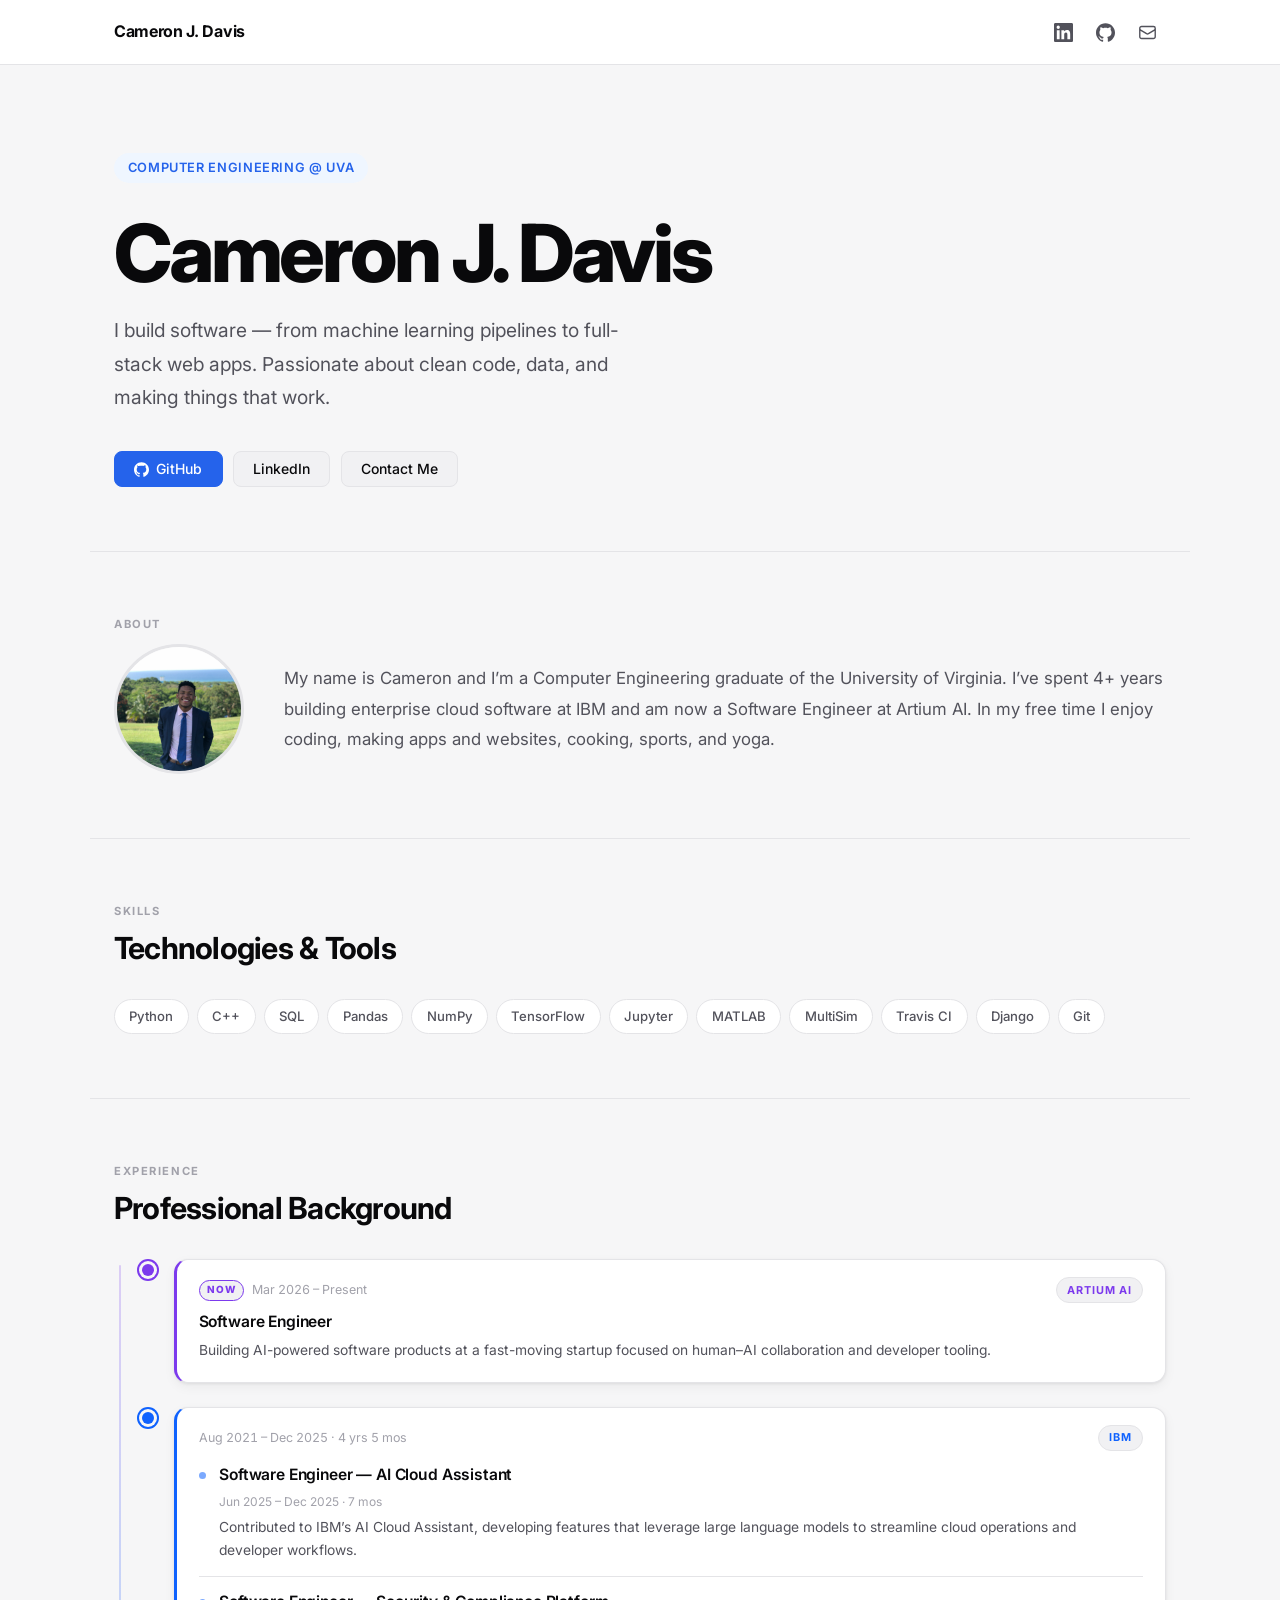
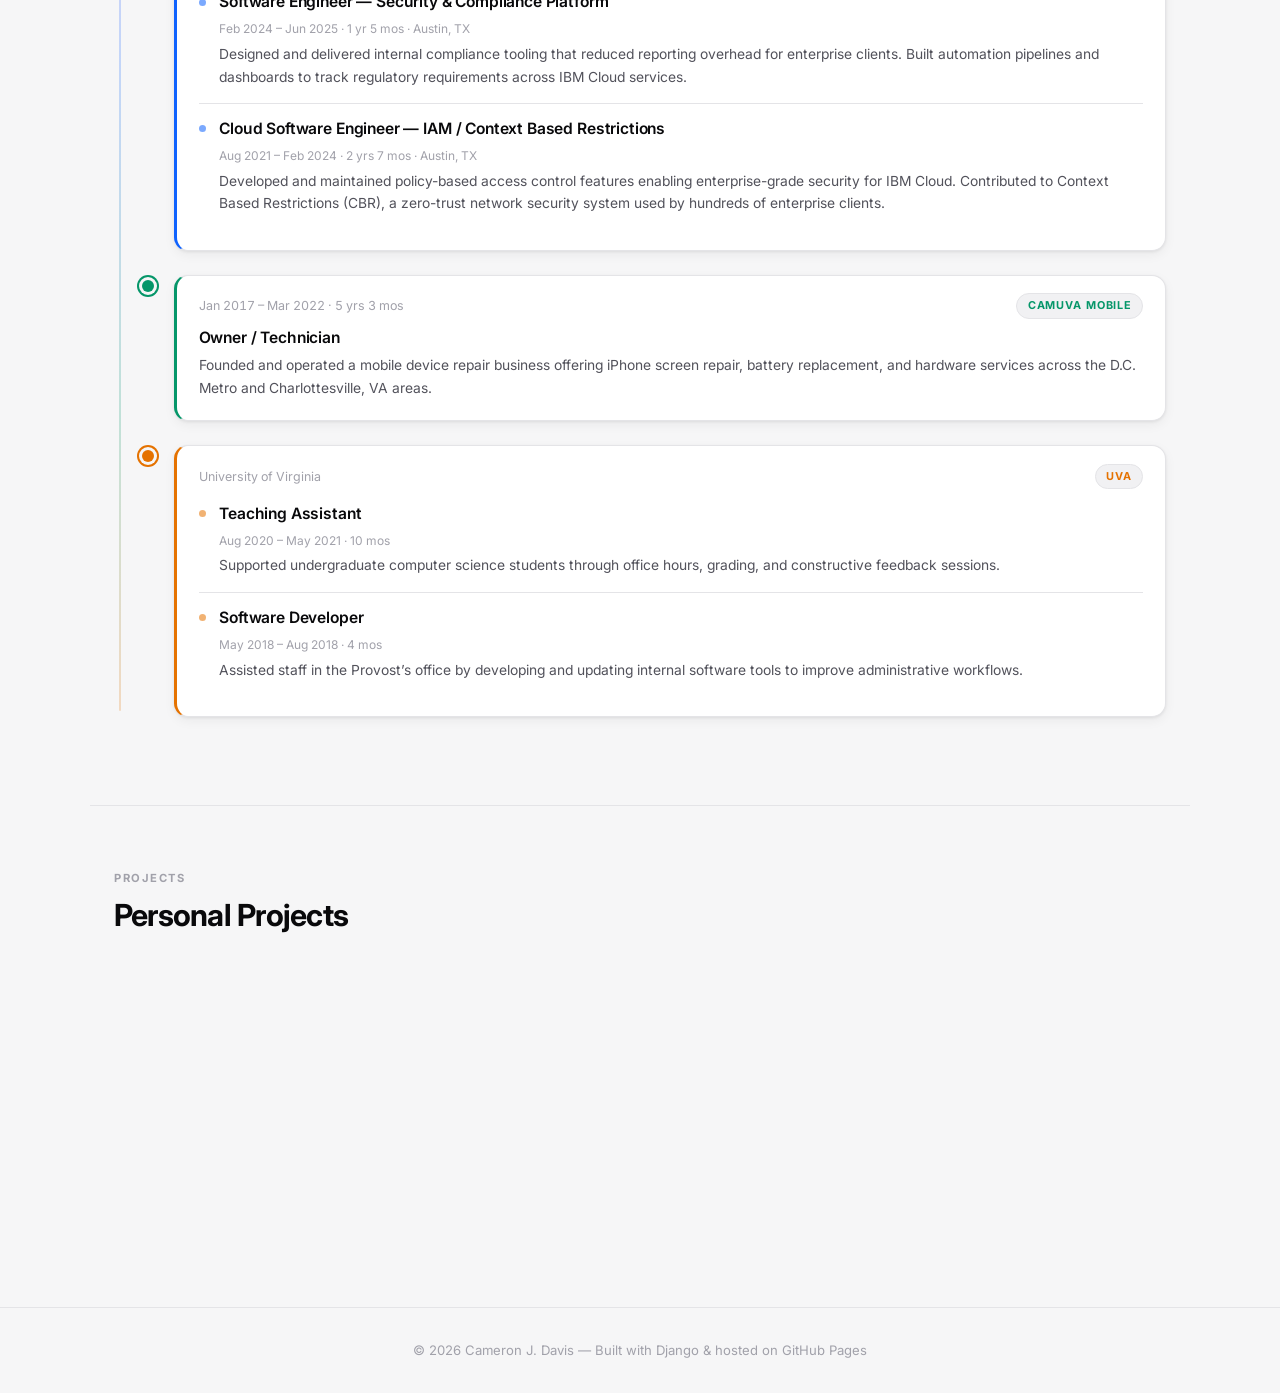
<file: docs/index.html>
<!doctype html>
<html lang="en">
<head>
  <meta charset="utf-8">
  <meta name="viewport" content="width=device-width, initial-scale=1">
  <meta name="description" content="Cameron J. Davis — Software Engineer at Artium AI, UVA Computer Engineering graduate, building software across AI, cloud, and full-stack web.">
  <title>Cameron J. Davis</title>

  <link rel="preconnect" href="https://fonts.googleapis.com">
  <link rel="preconnect" href="https://fonts.gstatic.com" crossorigin>
  <link href="https://fonts.googleapis.com/css2?family=Inter:wght@300;400;500;600;700;800&display=swap" rel="stylesheet">
  <link rel="stylesheet" href="portfolio.css">
</head>
<body>

  <!-- ── Nav ── -->
  <header class="site-header">
    <nav class="nav-container">
      <a href="#" class="nav-logo">Cameron J. Davis</a>
      <div class="nav-links">
        <a href="https://www.linkedin.com/in/cjd-swe/" class="nav-icon-link" target="_blank" rel="noopener" aria-label="LinkedIn">
          <svg xmlns="http://www.w3.org/2000/svg" viewBox="0 0 24 24" fill="currentColor" aria-hidden="true">
            <path d="M20.447 20.452h-3.554v-5.569c0-1.328-.027-3.037-1.852-3.037-1.853 0-2.136 1.445-2.136 2.939v5.667H9.351V9h3.414v1.561h.046c.477-.9 1.637-1.85 3.37-1.85 3.601 0 4.267 2.37 4.267 5.455v6.286zM5.337 7.433a2.062 2.062 0 0 1-2.063-2.065 2.064 2.064 0 1 1 2.063 2.065zm1.782 13.019H3.555V9h3.564v11.452zM22.225 0H1.771C.792 0 0 .774 0 1.729v20.542C0 23.227.792 24 1.771 24h20.451C23.2 24 24 23.227 24 22.271V1.729C24 .774 23.2 0 22.222 0h.003z"/>
          </svg>
        </a>
        <a href="https://github.com/cam-d12" class="nav-icon-link" target="_blank" rel="noopener" aria-label="GitHub">
          <svg xmlns="http://www.w3.org/2000/svg" viewBox="0 0 24 24" fill="currentColor" aria-hidden="true">
            <path d="M12 .297c-6.63 0-12 5.373-12 12 0 5.303 3.438 9.8 8.205 11.385.6.113.82-.258.82-.577 0-.285-.01-1.04-.015-2.04-3.338.724-4.042-1.61-4.042-1.61C4.422 18.07 3.633 17.7 3.633 17.7c-1.087-.744.084-.729.084-.729 1.205.084 1.838 1.236 1.838 1.236 1.07 1.835 2.809 1.305 3.495.998.108-.776.417-1.305.76-1.605-2.665-.3-5.466-1.332-5.466-5.93 0-1.31.465-2.38 1.235-3.22-.135-.303-.54-1.523.105-3.176 0 0 1.005-.322 3.3 1.23.96-.267 1.98-.399 3-.405 1.02.006 2.04.138 3 .405 2.28-1.552 3.285-1.23 3.285-1.23.645 1.653.24 2.873.12 3.176.765.84 1.23 1.91 1.23 3.22 0 4.61-2.805 5.625-5.475 5.92.42.36.81 1.096.81 2.22 0 1.606-.015 2.896-.015 3.286 0 .315.21.69.825.57C20.565 22.092 24 17.592 24 12.297c0-6.627-5.373-12-12-12"/>
          </svg>
        </a>
        <a href="mailto:cjd.swe@gmail.com" class="nav-icon-link" aria-label="Send email">
          <svg xmlns="http://www.w3.org/2000/svg" fill="none" viewBox="0 0 24 24" stroke-width="1.75" stroke="currentColor" aria-hidden="true">
            <path stroke-linecap="round" stroke-linejoin="round" d="M21.75 6.75v10.5a2.25 2.25 0 0 1-2.25 2.25h-15a2.25 2.25 0 0 1-2.25-2.25V6.75m19.5 0A2.25 2.25 0 0 0 19.5 4.5h-15a2.25 2.25 0 0 0-2.25 2.25m19.5 0v.243a2.25 2.25 0 0 1-1.07 1.916l-7.5 4.615a2.25 2.25 0 0 1-2.36 0L3.32 8.91a2.25 2.25 0 0 1-1.07-1.916V6.75"/>
          </svg>
        </a>
      </div>
    </nav>
  </header>

  <main>

    <!-- ── Hero ── -->
    <section class="hero">
      <p class="hero-eyebrow">Computer Engineering @ UVA</p>
      <h1>Cameron J. Davis</h1>
      <p class="hero-subtitle">
        I build software &mdash; from machine learning pipelines to full-stack web apps.
        Passionate about clean code, data, and making things that work.
      </p>
      <div class="hero-actions">
        <a href="https://github.com/cam-d12" class="btn btn-primary" target="_blank" rel="noopener">
          <svg xmlns="http://www.w3.org/2000/svg" viewBox="0 0 24 24" fill="currentColor" width="15" height="15" aria-hidden="true">
            <path d="M12 .297c-6.63 0-12 5.373-12 12 0 5.303 3.438 9.8 8.205 11.385.6.113.82-.258.82-.577 0-.285-.01-1.04-.015-2.04-3.338.724-4.042-1.61-4.042-1.61C4.422 18.07 3.633 17.7 3.633 17.7c-1.087-.744.084-.729.084-.729 1.205.084 1.838 1.236 1.838 1.236 1.07 1.835 2.809 1.305 3.495.998.108-.776.417-1.305.76-1.605-2.665-.3-5.466-1.332-5.466-5.93 0-1.31.465-2.38 1.235-3.22-.135-.303-.54-1.523.105-3.176 0 0 1.005-.322 3.3 1.23.96-.267 1.98-.399 3-.405 1.02.006 2.04.138 3 .405 2.28-1.552 3.285-1.23 3.285-1.23.645 1.653.24 2.873.12 3.176.765.84 1.23 1.91 1.23 3.22 0 4.61-2.805 5.625-5.475 5.92.42.36.81 1.096.81 2.22 0 1.606-.015 2.896-.015 3.286 0 .315.21.69.825.57C20.565 22.092 24 17.592 24 12.297c0-6.627-5.373-12-12-12"/>
          </svg>
          GitHub
        </a>
        <a href="https://www.linkedin.com/in/cjd-swe/" class="btn btn-secondary" target="_blank" rel="noopener">LinkedIn</a>
        <a href="mailto:cjd.swe@gmail.com" class="btn btn-secondary">Contact Me</a>
      </div>
    </section>

    <!-- ── About ── -->
    <section class="section reveal">
      <p class="section-label">About</p>
      <div class="about-grid">
        <img
          src="images/Cam.jpeg"
          alt="Cameron J. Davis"
          class="about-photo"
          width="130"
          height="130"
        >
        <p class="about-text">
          My name is Cameron and I&rsquo;m a Computer Engineering graduate of the University of Virginia.
          I&rsquo;ve spent 4+ years building enterprise cloud software at IBM and am now a Software
          Engineer at Artium AI. In my free time I enjoy coding, making apps and websites, cooking,
          sports, and yoga.
        </p>
      </div>
    </section>

    <!-- ── Skills ── -->
    <section class="section reveal">
      <p class="section-label">Skills</p>
      <h2 class="section-title">Technologies &amp; Tools</h2>
      <div class="skills-grid">
        <span class="skill-badge">Python</span>
        <span class="skill-badge">C++</span>
        <span class="skill-badge">SQL</span>
        <span class="skill-badge">Pandas</span>
        <span class="skill-badge">NumPy</span>
        <span class="skill-badge">TensorFlow</span>
        <span class="skill-badge">Jupyter</span>
        <span class="skill-badge">MATLAB</span>
        <span class="skill-badge">MultiSim</span>
        <span class="skill-badge">Travis CI</span>
        <span class="skill-badge">Django</span>
        <span class="skill-badge">Git</span>
      </div>
    </section>

    <!-- ── Experience ── -->
    <section class="section reveal">
      <p class="section-label">Experience</p>
      <h2 class="section-title">Professional Background</h2>

      <div class="timeline">

        <!-- Artium AI -->
        <div class="tl-entry" style="--co: #7c3aed">
          <div class="tl-dot tl-dot--pulse"></div>
          <div class="tl-card reveal">
            <div class="tl-card-head">
              <div class="tl-meta">
                <span class="tl-now">Now</span>
                <span class="tl-dates">Mar 2026 &ndash; Present</span>
              </div>
              <span class="tl-company-tag">Artium AI</span>
            </div>
            <h3 class="tl-title">Software Engineer</h3>
            <p class="tl-desc">Building AI-powered software products at a fast-moving startup focused on human&ndash;AI collaboration and developer tooling.</p>
          </div>
        </div>

        <!-- IBM -->
        <div class="tl-entry" style="--co: #0f62fe">
          <div class="tl-dot"></div>
          <div class="tl-card reveal">
            <div class="tl-card-head">
              <span class="tl-dates">Aug 2021 &ndash; Dec 2025 &middot; 4 yrs 5 mos</span>
              <span class="tl-company-tag">IBM</span>
            </div>
            <div class="tl-sub-roles">
              <div class="tl-sub">
                <div class="tl-sub-dot"></div>
                <div>
                  <h3 class="tl-title">Software Engineer &mdash; AI Cloud Assistant</h3>
                  <p class="tl-sub-dates">Jun 2025 &ndash; Dec 2025 &middot; 7 mos</p>
                  <p class="tl-desc">Contributed to IBM&rsquo;s AI Cloud Assistant, developing features that leverage large language models to streamline cloud operations and developer workflows.</p>
                </div>
              </div>
              <div class="tl-sub">
                <div class="tl-sub-dot"></div>
                <div>
                  <h3 class="tl-title">Software Engineer &mdash; Security &amp; Compliance Platform</h3>
                  <p class="tl-sub-dates">Feb 2024 &ndash; Jun 2025 &middot; 1 yr 5 mos &middot; Austin, TX</p>
                  <p class="tl-desc">Designed and delivered internal compliance tooling that reduced reporting overhead for enterprise clients. Built automation pipelines and dashboards to track regulatory requirements across IBM Cloud services.</p>
                </div>
              </div>
              <div class="tl-sub">
                <div class="tl-sub-dot"></div>
                <div>
                  <h3 class="tl-title">Cloud Software Engineer &mdash; IAM / Context Based Restrictions</h3>
                  <p class="tl-sub-dates">Aug 2021 &ndash; Feb 2024 &middot; 2 yrs 7 mos &middot; Austin, TX</p>
                  <p class="tl-desc">Developed and maintained policy-based access control features enabling enterprise-grade security for IBM Cloud. Contributed to Context Based Restrictions (CBR), a zero-trust network security system used by hundreds of enterprise clients.</p>
                </div>
              </div>
            </div>
          </div>
        </div>

        <!-- CAMUVA Mobile -->
        <div class="tl-entry" style="--co: #059669">
          <div class="tl-dot"></div>
          <div class="tl-card reveal">
            <div class="tl-card-head">
              <span class="tl-dates">Jan 2017 &ndash; Mar 2022 &middot; 5 yrs 3 mos</span>
              <span class="tl-company-tag">CAMUVA Mobile</span>
            </div>
            <h3 class="tl-title">Owner / Technician</h3>
            <p class="tl-desc">Founded and operated a mobile device repair business offering iPhone screen repair, battery replacement, and hardware services across the D.C. Metro and Charlottesville, VA areas.</p>
          </div>
        </div>

        <!-- UVA -->
        <div class="tl-entry" style="--co: #e57200">
          <div class="tl-dot"></div>
          <div class="tl-card reveal">
            <div class="tl-card-head">
              <span class="tl-dates">University of Virginia</span>
              <span class="tl-company-tag">UVA</span>
            </div>
            <div class="tl-sub-roles">
              <div class="tl-sub">
                <div class="tl-sub-dot"></div>
                <div>
                  <h3 class="tl-title">Teaching Assistant</h3>
                  <p class="tl-sub-dates">Aug 2020 &ndash; May 2021 &middot; 10 mos</p>
                  <p class="tl-desc">Supported undergraduate computer science students through office hours, grading, and constructive feedback sessions.</p>
                </div>
              </div>
              <div class="tl-sub">
                <div class="tl-sub-dot"></div>
                <div>
                  <h3 class="tl-title">Software Developer</h3>
                  <p class="tl-sub-dates">May 2018 &ndash; Aug 2018 &middot; 4 mos</p>
                  <p class="tl-desc">Assisted staff in the Provost&rsquo;s office by developing and updating internal software tools to improve administrative workflows.</p>
                </div>
              </div>
            </div>
          </div>
        </div>

      </div>
    </section>

    <!-- ── Projects ── -->
    <!--
      HOW TO ADD / EDIT PROJECTS
      ===========================
      Edit the `projects` array below. Each project has:
        - summary:  Short description shown on the card
        - image:    Path to the image inside docs/images/ (e.g. "images/myproject.png")

      To add a project image:
        1. Drop your image file into the docs/images/ folder
        2. Reference it here as "images/yourfile.png"

      After saving, push to GitHub and your live site updates automatically.
    -->
    <section class="section reveal">
      <p class="section-label">Projects</p>
      <h2 class="section-title">Personal Projects</h2>
      <div class="projects-grid" id="projects-grid">
        <!-- Cards are injected by portfolio.js from the projects array below -->
      </div>
    </section>

  </main>

  <footer class="site-footer">
    <p>&copy; <span id="year"></span> Cameron J. Davis &mdash; Built with Django &amp; hosted on GitHub Pages</p>
  </footer>

  <script src="portfolio.js"></script>
  <script>
    /* ── Project Data ──────────────────────────────────────────
       Edit this array to update your portfolio. Each object is
       one project card. Add as many as you like.
       ──────────────────────────────────────────────────────── */
    var projects = [
      {
        summary: "GTP — Add a short description of this project here.",
        image:   "images/GTP.png"
      },
      {
        summary: "Versa — Add a short description of this project here.",
        image:   "images/Versa.png"
      }
      /* Add more projects below:
      ,{
        summary: "My new project — short description.",
        image:   "images/myproject.png"
      }
      */
    ];

    /* ── Render project cards ── */
    var grid = document.getElementById('projects-grid');

    if (projects.length === 0) {
      grid.innerHTML = '<p class="empty-state">No projects yet &mdash; check back soon.</p>';
    } else {
      projects.forEach(function (p) {
        var card = document.createElement('article');
        card.className = 'project-card reveal';
        card.innerHTML =
          '<div class="project-img-wrap">' +
            '<img src="' + p.image + '" alt="' + p.summary.substring(0, 80) + '" loading="lazy">' +
          '</div>' +
          '<div class="project-body">' +
            '<p class="project-summary">' + p.summary + '</p>' +
          '</div>';
        grid.appendChild(card);
      });
    }

    /* ── Footer year ── */
    document.getElementById('year').textContent = new Date().getFullYear();
  </script>
</body>
</html>
</file>
<file: docs/portfolio.css>
/* =============================================================
   PORTFOLIO.CSS — Cameron J. Davis
   Modern auto dark/light portfolio — 2025
   ============================================================= */

/* --- Custom Properties: Light Mode --- */
:root {
  --bg:           #f6f6f7;
  --surface:      #ffffff;
  --surface-2:    #f1f1f3;
  --surface-hover:#e8e8ec;
  --text:         #09090b;
  --text-2:       #52525b;
  --text-3:       #a1a1aa;
  --accent:       #2563eb;
  --accent-bg:    #eff6ff;
  --accent-hover: #1d4ed8;
  --border:       #e4e4e7;
  --shadow:       0 1px 3px rgba(0,0,0,.07), 0 4px 12px rgba(0,0,0,.05);
  --shadow-hover: 0 8px 28px rgba(0,0,0,.13);
  --radius-sm:    8px;
  --radius-md:    14px;
  --radius-lg:    24px;
  --font: 'Inter', system-ui, -apple-system, BlinkMacSystemFont, 'Segoe UI', sans-serif;
  --ease: cubic-bezier(0.4, 0, 0.2, 1);
  --transition: 180ms var(--ease);
}

/* --- Custom Properties: Dark Mode --- */
@media (prefers-color-scheme: dark) {
  :root {
    --bg:           #0c0c0e;
    --surface:      #18181b;
    --surface-2:    #1e1e22;
    --surface-hover:#26262b;
    --text:         #f4f4f5;
    --text-2:       #a1a1aa;
    --text-3:       #71717a;
    --accent:       #60a5fa;
    --accent-bg:    #172554;
    --accent-hover: #93c5fd;
    --border:       #2d2d33;
    --shadow:       0 1px 3px rgba(0,0,0,.4), 0 4px 12px rgba(0,0,0,.3);
    --shadow-hover: 0 8px 28px rgba(0,0,0,.65);
  }
}

/* --- Reset & Base --- */
*, *::before, *::after {
  box-sizing: border-box;
  margin: 0;
  padding: 0;
}

html {
  scroll-behavior: smooth;
  font-size: 16px;
}

body {
  font-family: var(--font);
  background: var(--bg);
  color: var(--text);
  line-height: 1.6;
  -webkit-font-smoothing: antialiased;
  -moz-osx-font-smoothing: grayscale;
}

a {
  color: inherit;
  text-decoration: none;
}

img {
  display: block;
  max-width: 100%;
}

/* --- Header / Nav --- */
.site-header {
  position: sticky;
  top: 0;
  z-index: 100;
  background: var(--surface);
  border-bottom: 1px solid var(--border);
}

.nav-container {
  max-width: 1100px;
  margin: 0 auto;
  padding: 0 1.5rem;
  height: 64px;
  display: flex;
  align-items: center;
  justify-content: space-between;
}

.nav-logo {
  font-size: 1rem;
  font-weight: 700;
  letter-spacing: -0.02em;
  color: var(--text);
  transition: opacity var(--transition);
}

.nav-logo:hover {
  opacity: 0.65;
}

.nav-links {
  display: flex;
  align-items: center;
  gap: 0.25rem;
}

.nav-icon-link {
  display: flex;
  align-items: center;
  justify-content: center;
  width: 38px;
  height: 38px;
  border-radius: var(--radius-sm);
  color: var(--text-2);
  transition: color var(--transition), background var(--transition);
}

.nav-icon-link:hover {
  color: var(--text);
  background: var(--surface-2);
}

.nav-icon-link svg {
  width: 19px;
  height: 19px;
}

/* --- Hero --- */
.hero {
  max-width: 1100px;
  margin: 0 auto;
  padding: 5.5rem 1.5rem 4rem;
}

.hero-eyebrow {
  display: inline-flex;
  align-items: center;
  gap: 0.5rem;
  font-size: 0.8rem;
  font-weight: 600;
  letter-spacing: 0.05em;
  text-transform: uppercase;
  color: var(--accent);
  background: var(--accent-bg);
  padding: 0.3rem 0.85rem;
  border-radius: 100px;
  margin-bottom: 1.75rem;
}

.hero h1 {
  font-size: clamp(2.8rem, 7vw, 5rem);
  font-weight: 800;
  letter-spacing: -0.04em;
  line-height: 1.04;
  color: var(--text);
  margin-bottom: 1.25rem;
}

.hero-subtitle {
  font-size: clamp(1rem, 2.2vw, 1.2rem);
  color: var(--text-2);
  max-width: 540px;
  line-height: 1.75;
  margin-bottom: 2.25rem;
}

.hero-actions {
  display: flex;
  flex-wrap: wrap;
  gap: 0.65rem;
}

/* --- Buttons --- */
.btn {
  display: inline-flex;
  align-items: center;
  gap: 0.45rem;
  padding: 0.6rem 1.2rem;
  border-radius: var(--radius-sm);
  font-family: var(--font);
  font-size: 0.875rem;
  font-weight: 500;
  line-height: 1;
  border: 1px solid transparent;
  cursor: pointer;
  transition: all var(--transition);
  white-space: nowrap;
}

.btn-primary {
  background: var(--accent);
  color: #fff;
  border-color: var(--accent);
}

.btn-primary:hover {
  background: var(--accent-hover);
  border-color: var(--accent-hover);
  transform: translateY(-1px);
  box-shadow: 0 4px 12px rgba(37, 99, 235, 0.3);
}

.btn-secondary {
  background: var(--surface-2);
  color: var(--text);
  border-color: var(--border);
}

.btn-secondary:hover {
  background: var(--surface-hover);
  transform: translateY(-1px);
}

/* --- Section layout --- */
.section {
  max-width: 1100px;
  margin: 0 auto;
  padding: 4rem 1.5rem;
  border-top: 1px solid var(--border);
}

.section-label {
  font-size: 0.7rem;
  font-weight: 700;
  letter-spacing: 0.14em;
  text-transform: uppercase;
  color: var(--text-3);
  margin-bottom: 0.6rem;
}

.section-title {
  font-size: clamp(1.4rem, 3vw, 1.9rem);
  font-weight: 700;
  letter-spacing: -0.025em;
  line-height: 1.2;
  margin-bottom: 2rem;
}

/* --- About --- */
.about-grid {
  display: grid;
  grid-template-columns: auto 1fr;
  align-items: center;
  gap: 2.5rem;
}

.about-photo {
  width: 130px;
  height: 130px;
  border-radius: 50%;
  object-fit: cover;
  border: 3px solid var(--border);
  flex-shrink: 0;
}

.about-text {
  font-size: 1.05rem;
  color: var(--text-2);
  line-height: 1.8;
}

@media (max-width: 580px) {
  .about-grid {
    grid-template-columns: 1fr;
    text-align: center;
  }
  .about-photo {
    margin: 0 auto;
  }
}

/* --- Skills --- */
.skills-grid {
  display: flex;
  flex-wrap: wrap;
  gap: 0.5rem;
}

.skill-badge {
  display: inline-flex;
  align-items: center;
  padding: 0.38rem 0.9rem;
  border-radius: 100px;
  font-size: 0.82rem;
  font-weight: 500;
  color: var(--text-2);
  background: var(--surface);
  border: 1px solid var(--border);
  transition: color var(--transition), background var(--transition), border-color var(--transition);
  cursor: default;
}

.skill-badge:hover {
  color: var(--accent);
  background: var(--accent-bg);
  border-color: var(--accent);
}

/* --- Projects grid --- */
.projects-grid {
  display: grid;
  grid-template-columns: repeat(auto-fill, minmax(300px, 1fr));
  gap: 1.25rem;
}

.project-card {
  background: var(--surface);
  border: 1px solid var(--border);
  border-radius: var(--radius-md);
  overflow: hidden;
  box-shadow: var(--shadow);
  transition: transform 220ms var(--ease), box-shadow 220ms var(--ease), border-color 220ms var(--ease);
}

.project-card:hover {
  transform: translateY(-5px);
  box-shadow: var(--shadow-hover);
  border-color: var(--accent);
}

.project-card > a {
  display: block;
  color: inherit;
  height: 100%;
}

.project-img-wrap {
  overflow: hidden;
  aspect-ratio: 16 / 9;
  background: var(--surface-2);
}

.project-img-wrap img {
  width: 100%;
  height: 100%;
  object-fit: cover;
  transition: transform 320ms var(--ease);
}

.project-card:hover .project-img-wrap img {
  transform: scale(1.05);
}

.project-body {
  padding: 1.1rem 1.25rem 1.35rem;
}

.project-summary {
  font-size: 0.9rem;
  color: var(--text-2);
  line-height: 1.65;
}

.project-arrow {
  display: inline-flex;
  align-items: center;
  gap: 0.3rem;
  margin-top: 0.9rem;
  font-size: 0.8rem;
  font-weight: 600;
  color: var(--accent);
  letter-spacing: 0.01em;
  transition: gap var(--transition);
}

.project-card:hover .project-arrow {
  gap: 0.55rem;
}

.empty-state {
  color: var(--text-3);
  font-size: 0.95rem;
  padding: 2rem 0;
}

/* ── Timeline ────────────────────────────────────────────── */
.timeline {
  position: relative;
  padding-left: 1.75rem;
  margin-top: 0.5rem;
}

/* Gradient rail */
.timeline::before {
  content: '';
  position: absolute;
  left: 5px;
  top: 6px;
  bottom: 6px;
  width: 2px;
  background: linear-gradient(
    to bottom,
    #7c3aed 0%,
    #0f62fe 38%,
    #059669 72%,
    #e57200 100%
  );
  opacity: 0.22;
  border-radius: 1px;
}

.tl-entry {
  display: flex;
  align-items: flex-start;
  gap: 1.25rem;
  margin-bottom: 1.5rem;
}

.tl-dot {
  width: 12px;
  height: 12px;
  border-radius: 50%;
  background: var(--co, var(--accent));
  box-shadow: 0 0 0 3px var(--bg), 0 0 0 5px var(--co, var(--accent));
  flex-shrink: 0;
  margin-top: 5px;
  position: relative;
  z-index: 1;
}

@keyframes tl-pulse {
  0%, 100% { box-shadow: 0 0 0 3px var(--bg), 0 0 0 5px var(--co); }
  50%       { box-shadow: 0 0 0 3px var(--bg), 0 0 0 9px var(--co), 0 0 16px var(--co); }
}

.tl-dot--pulse {
  animation: tl-pulse 2.4s ease-in-out infinite;
}

.tl-card {
  flex: 1;
  background: var(--surface);
  border: 1px solid var(--border);
  border-left: 3px solid var(--co, var(--accent));
  border-radius: var(--radius-md);
  padding: 1.1rem 1.35rem 1.25rem;
  box-shadow: var(--shadow);
  min-width: 0;
}

.tl-card-head {
  display: flex;
  align-items: center;
  justify-content: space-between;
  gap: 0.75rem;
  flex-wrap: wrap;
  margin-bottom: 0.5rem;
}

.tl-meta {
  display: flex;
  align-items: center;
  gap: 0.5rem;
  flex-wrap: wrap;
}

.tl-now {
  display: inline-block;
  font-size: 0.62rem;
  font-weight: 800;
  letter-spacing: 0.1em;
  text-transform: uppercase;
  color: var(--co, var(--accent));
  background: var(--surface-2);
  border: 1px solid var(--co, var(--accent));
  padding: 0.1rem 0.45rem;
  border-radius: 100px;
}

.tl-dates {
  font-size: 0.78rem;
  color: var(--text-3);
  font-variant-numeric: tabular-nums;
}

.tl-company-tag {
  font-size: 0.68rem;
  font-weight: 700;
  letter-spacing: 0.08em;
  text-transform: uppercase;
  color: var(--co, var(--accent));
  background: var(--surface-2);
  border: 1px solid var(--border);
  padding: 0.2rem 0.65rem;
  border-radius: 100px;
  white-space: nowrap;
  flex-shrink: 0;
}

.tl-title {
  font-size: 0.975rem;
  font-weight: 600;
  color: var(--text);
  letter-spacing: -0.01em;
  margin-bottom: 0.4rem;
  line-height: 1.35;
}

.tl-desc {
  font-size: 0.865rem;
  color: var(--text-2);
  line-height: 1.65;
}

/* Sub-roles (IBM, UVA) */
.tl-sub-roles {
  margin-top: 0.85rem;
  display: flex;
  flex-direction: column;
}

.tl-sub {
  display: flex;
  gap: 0.85rem;
  align-items: flex-start;
  padding: 0.9rem 0;
  border-top: 1px solid var(--border);
}

.tl-sub:first-child {
  border-top: none;
  padding-top: 0;
}

.tl-sub-dot {
  width: 7px;
  height: 7px;
  border-radius: 50%;
  background: var(--co, var(--accent));
  opacity: 0.55;
  flex-shrink: 0;
  margin-top: 0.45rem;
}

.tl-sub-dates {
  font-size: 0.75rem;
  color: var(--text-3);
  margin-bottom: 0.3rem;
}

@media (max-width: 640px) {
  .timeline { padding-left: 1.35rem; }
  .tl-entry { gap: 0.9rem; }
  .tl-card { padding: 0.9rem 1rem 1rem; }
}

/* --- Detail page --- */
.detail-wrap {
  max-width: 860px;
  margin: 0 auto;
  padding: 3.5rem 1.5rem 5rem;
}

.detail-back {
  margin-bottom: 2rem;
}

.detail-img {
  width: 100%;
  max-height: 500px;
  object-fit: cover;
  border-radius: var(--radius-md);
  border: 1px solid var(--border);
  margin-bottom: 2.25rem;
}

.detail-summary {
  font-size: 1.1rem;
  color: var(--text-2);
  line-height: 1.8;
}

/* --- Footer --- */
.site-footer {
  border-top: 1px solid var(--border);
  text-align: center;
  padding: 2rem 1.5rem;
  font-size: 0.82rem;
  color: var(--text-3);
}

/* --- Scroll-reveal animation --- */
.reveal {
  opacity: 0;
  transform: translateY(22px);
  transition: opacity 520ms var(--ease), transform 520ms var(--ease);
}

.reveal.visible {
  opacity: 1;
  transform: none;
}

@media (prefers-reduced-motion: reduce) {
  .reveal {
    opacity: 1;
    transform: none;
    transition: none;
  }
}

/* --- Responsive --- */
@media (max-width: 640px) {
  .hero {
    padding: 3.5rem 1.25rem 2.5rem;
  }
  .section {
    padding: 3rem 1.25rem;
  }
  .projects-grid {
    grid-template-columns: 1fr;
  }
}
</file>
